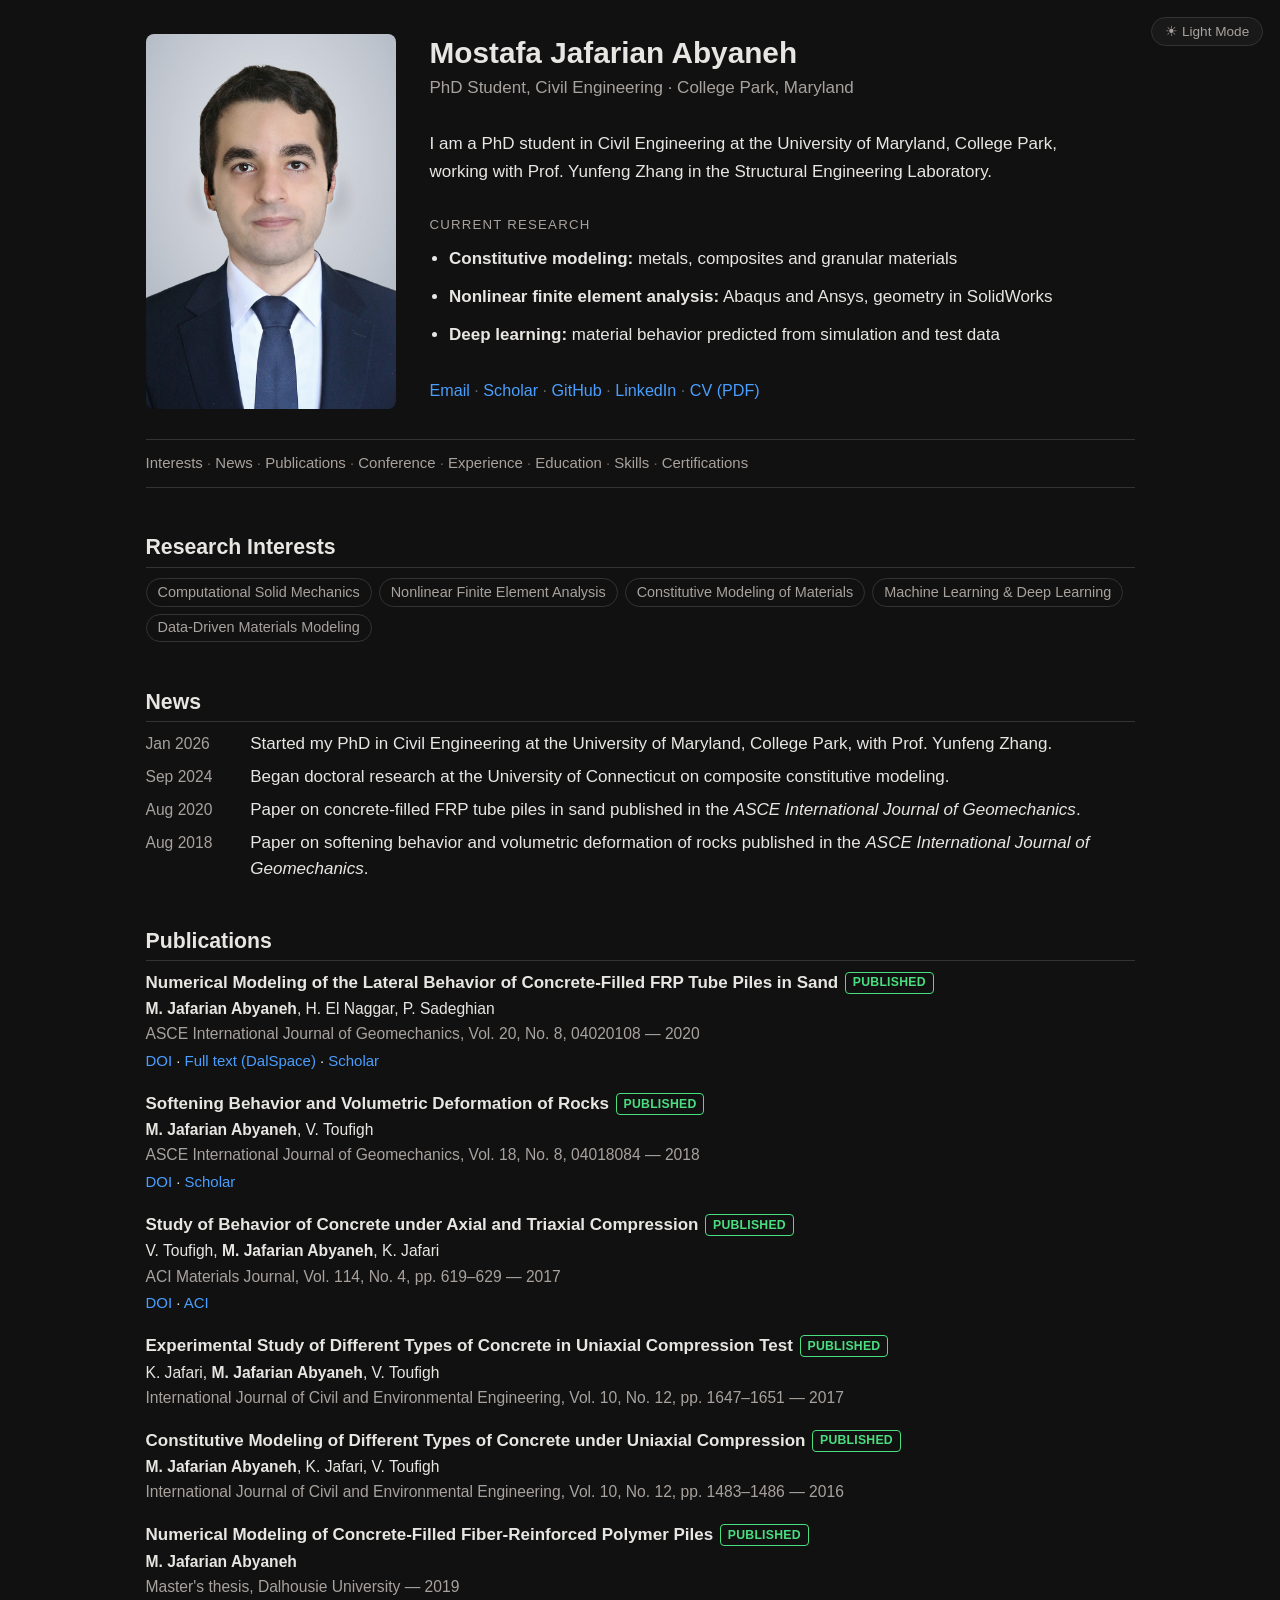
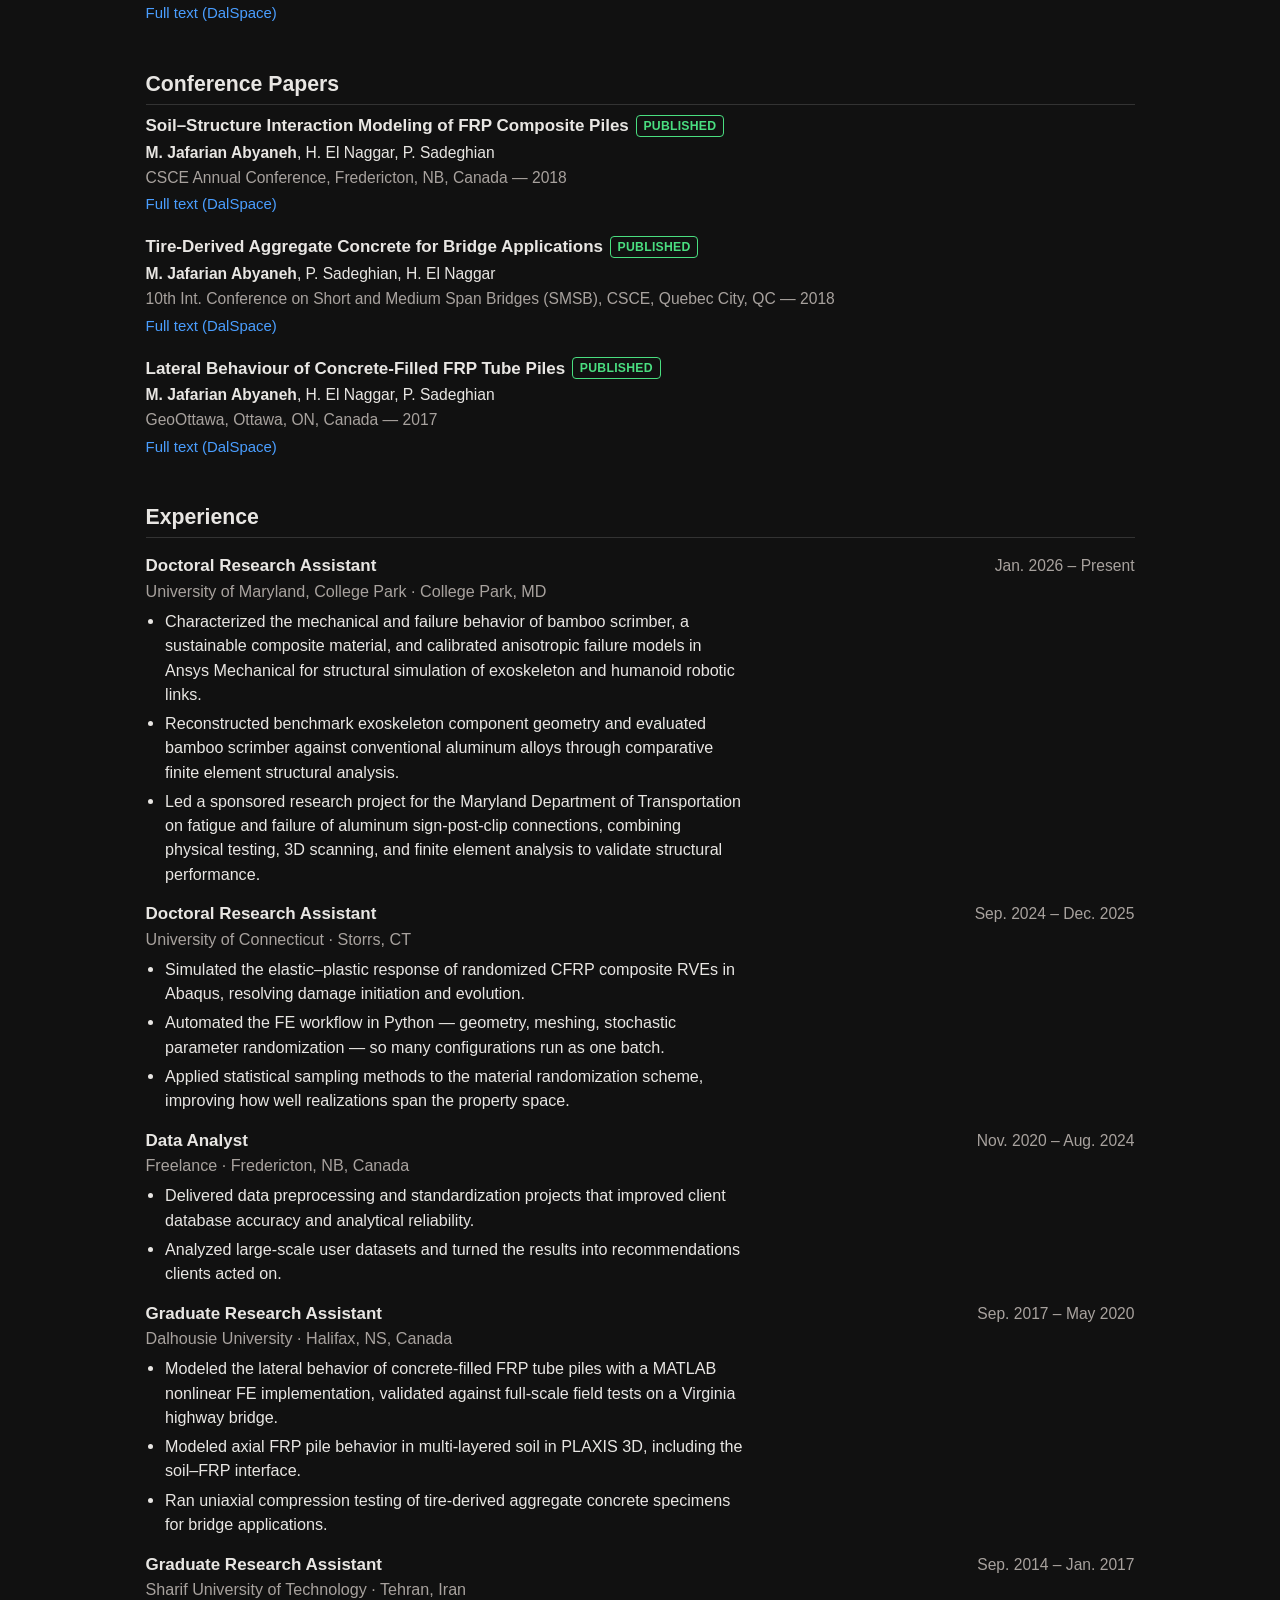
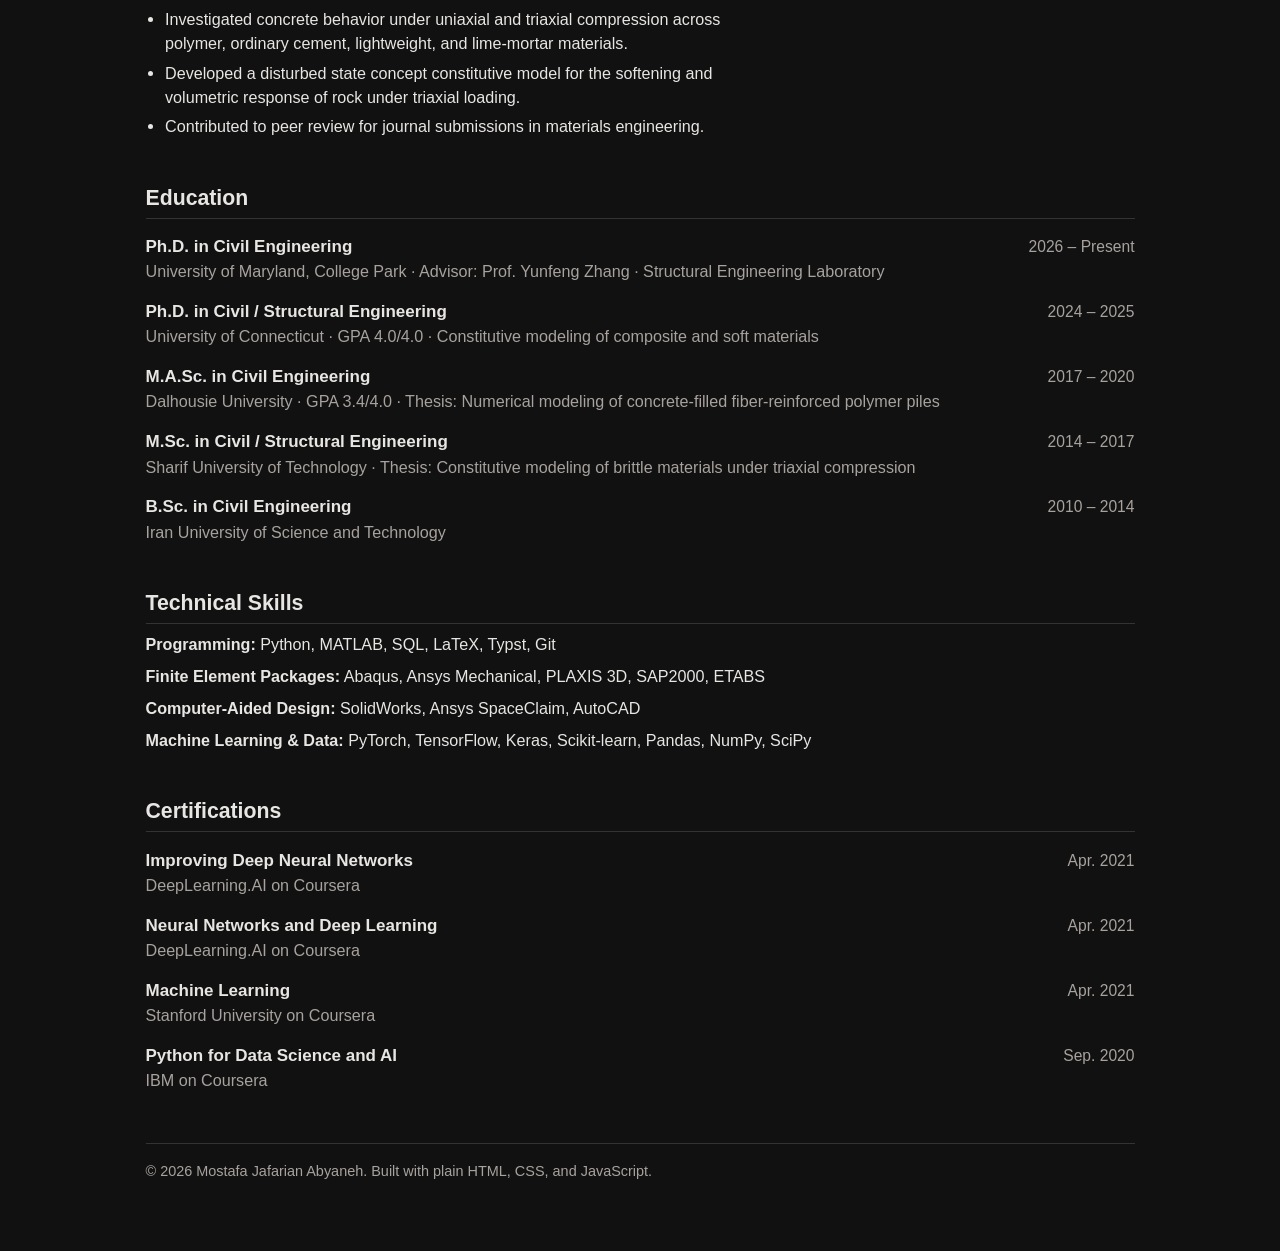
<file: index.html>
<!doctype html>
<html lang="en">
  <head>
    <meta charset="UTF-8" />
    <meta name="viewport" content="width=device-width, initial-scale=1.0" />

    <title>Mostafa Jafarian Abyaneh — PhD Student, Civil Engineering, University of Maryland</title>
    <meta name="description" content="I am a PhD student in Civil Engineering at the University of Maryland, College Park, working with Prof. Yunfeng Zhang in the Structural Engineering Laboratory." />
    <meta name="author" content="Mostafa Jafarian Abyaneh" />
    <meta name="robots" content="index, follow, max-image-preview:large" />
    <link rel="canonical" href="https://mostafa-aby.github.io/" />
    <meta name="google-site-verification" content="9kJ1f3rlbHIawG54Ox-4wJyTbSjuPdr8UbL9Itcdh6A" />


    <meta property="og:type" content="website" />
    <meta property="og:site_name" content="Mostafa Jafarian Abyaneh" />
    <meta property="og:title" content="Mostafa Jafarian Abyaneh — PhD Student, Civil Engineering, University of Maryland" />
    <meta property="og:description" content="I am a PhD student in Civil Engineering at the University of Maryland, College Park, working with Prof. Yunfeng Zhang in the Structural Engineering Laboratory." />
    <meta property="og:url" content="https://mostafa-aby.github.io/" />
    <meta property="og:image" content="https://mostafa-aby.github.io/assets/profile.jpg" />
    <meta name="twitter:card" content="summary" />
    <meta name="twitter:title" content="Mostafa Jafarian Abyaneh — PhD Student, Civil Engineering, University of Maryland" />
    <meta name="twitter:description" content="I am a PhD student in Civil Engineering at the University of Maryland, College Park, working with Prof. Yunfeng Zhang in the Structural Engineering Laboratory." />
    <meta name="twitter:image" content="https://mostafa-aby.github.io/assets/profile.jpg" />

    <!-- Favicon. Was an emoji data-URI (🏗️), which drew differently on every
         operating system, said "construction site" rather than computational
         mechanics, and left /favicon.ico returning 404. Now a real icon set:
         an M in the site's accent blue, as a PATH so no font is needed, plus
         .ico for browsers and crawlers that still ask for it by that name.
         Root-absolute paths: this is a user site served at the domain root. -->
    <link rel="icon" href="/favicon.svg" type="image/svg+xml" />
    <link rel="icon" href="/favicon.ico" sizes="32x32" />
    <link rel="apple-touch-icon" href="/apple-touch-icon.png" />
    <link rel="stylesheet" href="assets/style.css?v=3aa1cfcb" />

    <script type="application/ld+json">
{
  "@context": "https://schema.org",
  "@type": "Person",
  "name": "Mostafa Jafarian Abyaneh",
  "alternateName": [
    "Mostafa Jafarian Abyaneh",
    "M. Jafarian Abyaneh",
    "Mostafa J. Abyaneh",
    "M. J. Abyaneh",
    "Mostafa Jafarian"
  ],
  "url": "https://mostafa-aby.github.io/",
  "image": "https://mostafa-aby.github.io/assets/profile.jpg",
  "jobTitle": "PhD Student, Civil Engineering",
  "homeLocation": {
    "@type": "Place",
    "name": "College Park, Maryland"
  },
  "description": "I am a PhD student in Civil Engineering at the University of Maryland, College Park, working with Prof. Yunfeng Zhang in the Structural Engineering Laboratory.",
  "affiliation": {
    "@type": "CollegeOrUniversity",
    "name": "University of Maryland, College Park",
    "url": "https://www.umd.edu/"
  },
  "alumniOf": [
    {
      "@type": "CollegeOrUniversity",
      "name": "University of Connecticut"
    },
    {
      "@type": "CollegeOrUniversity",
      "name": "Dalhousie University"
    },
    {
      "@type": "CollegeOrUniversity",
      "name": "Sharif University of Technology"
    },
    {
      "@type": "CollegeOrUniversity",
      "name": "Iran University of Science and Technology"
    }
  ],
  "knowsAbout": [
    "Computational Solid Mechanics",
    "Nonlinear Finite Element Analysis",
    "Constitutive Modeling of Materials",
    "Machine Learning & Deep Learning",
    "Data-Driven Materials Modeling"
  ],
  "sameAs": [
    "https://scholar.google.com/citations?user=bxRWCD4AAAAJ&hl=en",
    "https://github.com/mostafa-aby",
    "https://linkedin.com/in/mostafa-aby"
  ]
}
    </script>

    <script>
      // Apply the saved theme before first paint, so the page never flashes.
      (function () {
        try {
          var t = localStorage.getItem("theme");
          if (t === "light" || t === "dark")
            document.documentElement.setAttribute("data-theme", t);
        } catch (e) {}
      })();
    </script>
  </head>

  <body>
    <button id="theme-toggle" type="button">
      <span class="when-dark">&#9728;&#65038; Light Mode</span>
      <span class="when-light">&#9789; Dark Mode</span>
    </button>
    <main class="container">

    <header class="masthead">
      <img class="avatar" src="assets/profile.jpg" alt="Mostafa Jafarian Abyaneh" width="250" height="375">
      <div class="identity">
        <h1>Mostafa Jafarian Abyaneh</h1>
        <div class="subtitle">PhD Student, Civil Engineering <span class="sep">&middot;</span> College Park, Maryland</div>
        <p>I am a PhD student in Civil Engineering at the
        University of Maryland, College Park, working with
        Prof. Yunfeng Zhang
        in the Structural Engineering Laboratory.</p>
        
        <div class="lede-title">Current research</div>
        <ul class="lede-points"><li><strong>Constitutive modeling:</strong> metals, composites and granular materials</li><li><strong>Nonlinear finite element analysis:</strong> Abaqus and Ansys, geometry in SolidWorks</li><li><strong>Deep learning:</strong> material behavior predicted from simulation and test data</li></ul>
        <div class="linkrow"><a href="mailto:mjafaria@umd.edu">Email</a><span class="sep"> &middot; </span><a href="https://scholar.google.com/citations?user=bxRWCD4AAAAJ&hl=en" target="_blank" rel="noopener noreferrer">Scholar</a><span class="sep"> &middot; </span><a href="https://github.com/mostafa-aby" target="_blank" rel="noopener noreferrer">GitHub</a><span class="sep"> &middot; </span><a href="https://linkedin.com/in/mostafa-aby" target="_blank" rel="noopener noreferrer">LinkedIn</a><span class="sep"> &middot; </span><a href="assets/cv.pdf" target="_blank" rel="noopener noreferrer">CV (PDF)</a></div>
      </div>
    </header>
<nav class="sectionnav" aria-label="Sections"><a href="#interests">Interests</a><span class="sep"> &middot; </span><a href="#news">News</a><span class="sep"> &middot; </span><a href="#publications">Publications</a><span class="sep"> &middot; </span><a href="#conference">Conference</a><span class="sep"> &middot; </span><a href="#experience">Experience</a><span class="sep"> &middot; </span><a href="#education">Education</a><span class="sep"> &middot; </span><a href="#skills">Skills</a><span class="sep"> &middot; </span><a href="#certifications">Certifications</a></nav>
<section id="interests"><h2>Research Interests</h2><div class="tags"><span class="tag">Computational Solid Mechanics</span><span class="tag">Nonlinear Finite Element Analysis</span><span class="tag">Constitutive Modeling of Materials</span><span class="tag">Machine Learning &amp; Deep Learning</span><span class="tag">Data-Driven Materials Modeling</span></div></section>
<section id="news"><h2>News</h2><ul class="news"><li><span class="when">Jan 2026</span><span class="what">Started my PhD in Civil Engineering at the University of Maryland, College Park, with Prof. Yunfeng Zhang.</span></li><li><span class="when">Sep 2024</span><span class="what">Began doctoral research at the University of Connecticut on composite constitutive modeling.</span></li><li><span class="when">Aug 2020</span><span class="what">Paper on concrete-filled FRP tube piles in sand published in the <em>ASCE International Journal of Geomechanics</em>.</span></li><li><span class="when">Aug 2018</span><span class="what">Paper on softening behavior and volumetric deformation of rocks published in the <em>ASCE International Journal of Geomechanics</em>.</span></li></ul></section>
<section id="publications"><h2>Publications</h2><ul class="pubs">
        <li>
          <div class="pub-title"><a href="https://doi.org/10.1061/(ASCE)GM.1943-5622.0001725" target="_blank" rel="noopener noreferrer">Numerical Modeling of the Lateral Behavior of Concrete-Filled FRP Tube Piles in Sand</a><span class="badge badge-published">Published</span></div>
          <div class="pub-authors"><strong>M. Jafarian Abyaneh</strong>, H. El Naggar, P. Sadeghian</div>
          <div class="pub-venue">ASCE International Journal of Geomechanics, Vol. 20, No. 8, 04020108 — 2020</div>
          <div class="pub-links"><a href="https://doi.org/10.1061/(ASCE)GM.1943-5622.0001725" target="_blank" rel="noopener noreferrer">DOI</a><span class="sep"> &middot; </span><a href="https://hdl.handle.net/10222/79694" target="_blank" rel="noopener noreferrer">Full text (DalSpace)</a><span class="sep"> &middot; </span><a href="https://scholar.google.com/citations?user=bxRWCD4AAAAJ&hl=en" target="_blank" rel="noopener noreferrer">Scholar</a></div>
        </li>
        <li>
          <div class="pub-title"><a href="https://doi.org/10.1061/(ASCE)GM.1943-5622.0001200" target="_blank" rel="noopener noreferrer">Softening Behavior and Volumetric Deformation of Rocks</a><span class="badge badge-published">Published</span></div>
          <div class="pub-authors"><strong>M. Jafarian Abyaneh</strong>, V. Toufigh</div>
          <div class="pub-venue">ASCE International Journal of Geomechanics, Vol. 18, No. 8, 04018084 — 2018</div>
          <div class="pub-links"><a href="https://doi.org/10.1061/(ASCE)GM.1943-5622.0001200" target="_blank" rel="noopener noreferrer">DOI</a><span class="sep"> &middot; </span><a href="https://scholar.google.com/citations?user=bxRWCD4AAAAJ&hl=en" target="_blank" rel="noopener noreferrer">Scholar</a></div>
        </li>
        <li>
          <div class="pub-title"><a href="https://doi.org/10.14359/51689716" target="_blank" rel="noopener noreferrer">Study of Behavior of Concrete under Axial and Triaxial Compression</a><span class="badge badge-published">Published</span></div>
          <div class="pub-authors">V. Toufigh, <strong>M. Jafarian Abyaneh</strong>, K. Jafari</div>
          <div class="pub-venue">ACI Materials Journal, Vol. 114, No. 4, pp. 619–629 — 2017</div>
          <div class="pub-links"><a href="https://doi.org/10.14359/51689716" target="_blank" rel="noopener noreferrer">DOI</a><span class="sep"> &middot; </span><a href="https://www.concrete.org/publications/internationalconcreteabstractsportal.aspx?m=details&i=51689716" target="_blank" rel="noopener noreferrer">ACI</a></div>
        </li>
        <li>
          <div class="pub-title">Experimental Study of Different Types of Concrete in Uniaxial Compression Test<span class="badge badge-published">Published</span></div>
          <div class="pub-authors">K. Jafari, <strong>M. Jafarian Abyaneh</strong>, V. Toufigh</div>
          <div class="pub-venue">International Journal of Civil and Environmental Engineering, Vol. 10, No. 12, pp. 1647–1651 — 2017</div>
          
        </li>
        <li>
          <div class="pub-title">Constitutive Modeling of Different Types of Concrete under Uniaxial Compression<span class="badge badge-published">Published</span></div>
          <div class="pub-authors"><strong>M. Jafarian Abyaneh</strong>, K. Jafari, V. Toufigh</div>
          <div class="pub-venue">International Journal of Civil and Environmental Engineering, Vol. 10, No. 12, pp. 1483–1486 — 2016</div>
          
        </li>
        <li>
          <div class="pub-title"><a href="https://hdl.handle.net/10222/76578" target="_blank" rel="noopener noreferrer">Numerical Modeling of Concrete-Filled Fiber-Reinforced Polymer Piles</a><span class="badge badge-published">Published</span></div>
          <div class="pub-authors"><strong>M. Jafarian Abyaneh</strong></div>
          <div class="pub-venue">Master's thesis, Dalhousie University — 2019</div>
          <div class="pub-links"><a href="https://hdl.handle.net/10222/76578" target="_blank" rel="noopener noreferrer">Full text (DalSpace)</a></div>
        </li></ul></section>
<section id="conference"><h2>Conference Papers</h2><ul class="pubs">
        <li>
          <div class="pub-title"><a href="https://hdl.handle.net/10222/74111" target="_blank" rel="noopener noreferrer">Soil–Structure Interaction Modeling of FRP Composite Piles</a><span class="badge badge-published">Published</span></div>
          <div class="pub-authors"><strong>M. Jafarian Abyaneh</strong>, H. El Naggar, P. Sadeghian</div>
          <div class="pub-venue">CSCE Annual Conference, Fredericton, NB, Canada — 2018</div>
          <div class="pub-links"><a href="https://hdl.handle.net/10222/74111" target="_blank" rel="noopener noreferrer">Full text (DalSpace)</a></div>
        </li>
        <li>
          <div class="pub-title"><a href="https://hdl.handle.net/10222/74116" target="_blank" rel="noopener noreferrer">Tire-Derived Aggregate Concrete for Bridge Applications</a><span class="badge badge-published">Published</span></div>
          <div class="pub-authors"><strong>M. Jafarian Abyaneh</strong>, P. Sadeghian, H. El Naggar</div>
          <div class="pub-venue">10th Int. Conference on Short and Medium Span Bridges (SMSB), CSCE, Quebec City, QC — 2018</div>
          <div class="pub-links"><a href="https://hdl.handle.net/10222/74116" target="_blank" rel="noopener noreferrer">Full text (DalSpace)</a></div>
        </li>
        <li>
          <div class="pub-title"><a href="https://hdl.handle.net/10222/73400" target="_blank" rel="noopener noreferrer">Lateral Behaviour of Concrete-Filled FRP Tube Piles</a><span class="badge badge-published">Published</span></div>
          <div class="pub-authors"><strong>M. Jafarian Abyaneh</strong>, H. El Naggar, P. Sadeghian</div>
          <div class="pub-venue">GeoOttawa, Ottawa, ON, Canada — 2017</div>
          <div class="pub-links"><a href="https://hdl.handle.net/10222/73400" target="_blank" rel="noopener noreferrer">Full text (DalSpace)</a></div>
        </li></ul></section>
<section id="experience"><h2>Experience</h2>
      <div class="entry">
        <div class="entry-head">
          <span class="entry-role">Doctoral Research Assistant</span>
          <span class="entry-when">Jan. 2026 – Present</span>
        </div>
        <div class="entry-org">University of Maryland, College Park &middot; College Park, MD</div>
        <ul><li>Characterized the mechanical and failure behavior of bamboo scrimber, a sustainable composite material, and calibrated anisotropic failure models in Ansys Mechanical for structural simulation of exoskeleton and humanoid robotic links.</li><li>Reconstructed benchmark exoskeleton component geometry and evaluated bamboo scrimber against conventional aluminum alloys through comparative finite element structural analysis.</li><li>Led a sponsored research project for the Maryland Department of Transportation on fatigue and failure of aluminum sign-post-clip connections, combining physical testing, 3D scanning, and finite element analysis to validate structural performance.</li></ul>
      </div>
      <div class="entry">
        <div class="entry-head">
          <span class="entry-role">Doctoral Research Assistant</span>
          <span class="entry-when">Sep. 2024 – Dec. 2025</span>
        </div>
        <div class="entry-org">University of Connecticut &middot; Storrs, CT</div>
        <ul><li>Simulated the elastic–plastic response of randomized CFRP composite RVEs in Abaqus, resolving damage initiation and evolution.</li><li>Automated the FE workflow in Python — geometry, meshing, stochastic parameter randomization — so many configurations run as one batch.</li><li>Applied statistical sampling methods to the material randomization scheme, improving how well realizations span the property space.</li></ul>
      </div>
      <div class="entry">
        <div class="entry-head">
          <span class="entry-role">Data Analyst</span>
          <span class="entry-when">Nov. 2020 – Aug. 2024</span>
        </div>
        <div class="entry-org">Freelance &middot; Fredericton, NB, Canada</div>
        <ul><li>Delivered data preprocessing and standardization projects that improved client database accuracy and analytical reliability.</li><li>Analyzed large-scale user datasets and turned the results into recommendations clients acted on.</li></ul>
      </div>
      <div class="entry">
        <div class="entry-head">
          <span class="entry-role">Graduate Research Assistant</span>
          <span class="entry-when">Sep. 2017 – May 2020</span>
        </div>
        <div class="entry-org">Dalhousie University &middot; Halifax, NS, Canada</div>
        <ul><li>Modeled the lateral behavior of concrete-filled FRP tube piles with a MATLAB nonlinear FE implementation, validated against full-scale field tests on a Virginia highway bridge.</li><li>Modeled axial FRP pile behavior in multi-layered soil in PLAXIS 3D, including the soil–FRP interface.</li><li>Ran uniaxial compression testing of tire-derived aggregate concrete specimens for bridge applications.</li></ul>
      </div>
      <div class="entry">
        <div class="entry-head">
          <span class="entry-role">Graduate Research Assistant</span>
          <span class="entry-when">Sep. 2014 – Jan. 2017</span>
        </div>
        <div class="entry-org">Sharif University of Technology &middot; Tehran, Iran</div>
        <ul><li>Investigated concrete behavior under uniaxial and triaxial compression across polymer, ordinary cement, lightweight, and lime-mortar materials.</li><li>Developed a disturbed state concept constitutive model for the softening and volumetric response of rock under triaxial loading.</li><li>Contributed to peer review for journal submissions in materials engineering.</li></ul>
      </div></section>
<section id="education"><h2>Education</h2>
      <div class="entry">
        <div class="entry-head">
          <span class="entry-role">Ph.D. in Civil Engineering</span>
          <span class="entry-when">2026 – Present</span>
        </div>
        <div class="entry-org">University of Maryland, College Park &middot; Advisor: Prof. Yunfeng Zhang · Structural Engineering Laboratory</div>
      </div>
      <div class="entry">
        <div class="entry-head">
          <span class="entry-role">Ph.D. in Civil / Structural Engineering</span>
          <span class="entry-when">2024 – 2025</span>
        </div>
        <div class="entry-org">University of Connecticut &middot; GPA 4.0/4.0 · Constitutive modeling of composite and soft materials</div>
      </div>
      <div class="entry">
        <div class="entry-head">
          <span class="entry-role">M.A.Sc. in Civil Engineering</span>
          <span class="entry-when">2017 – 2020</span>
        </div>
        <div class="entry-org">Dalhousie University &middot; GPA 3.4/4.0 · Thesis: Numerical modeling of concrete-filled fiber-reinforced polymer piles</div>
      </div>
      <div class="entry">
        <div class="entry-head">
          <span class="entry-role">M.Sc. in Civil / Structural Engineering</span>
          <span class="entry-when">2014 – 2017</span>
        </div>
        <div class="entry-org">Sharif University of Technology &middot; Thesis: Constitutive modeling of brittle materials under triaxial compression</div>
      </div>
      <div class="entry">
        <div class="entry-head">
          <span class="entry-role">B.Sc. in Civil Engineering</span>
          <span class="entry-when">2010 – 2014</span>
        </div>
        <div class="entry-org">Iran University of Science and Technology</div>
      </div></section>
<section id="skills"><h2>Technical Skills</h2><div class="skill-row"><span class="skill-group">Programming:</span> Python, MATLAB, SQL, LaTeX, Typst, Git</div><div class="skill-row"><span class="skill-group">Finite Element Packages:</span> Abaqus, Ansys Mechanical, PLAXIS 3D, SAP2000, ETABS</div><div class="skill-row"><span class="skill-group">Computer-Aided Design:</span> SolidWorks, Ansys SpaceClaim, AutoCAD</div><div class="skill-row"><span class="skill-group">Machine Learning &amp; Data:</span> PyTorch, TensorFlow, Keras, Scikit-learn, Pandas, NumPy, SciPy</div></section>
<section id="certifications"><h2>Certifications</h2>
      <div class="entry">
        <div class="entry-head">
          <span class="entry-role">Improving Deep Neural Networks</span>
          <span class="entry-when">Apr. 2021</span>
        </div>
        <div class="entry-org">DeepLearning.AI on Coursera</div>
      </div>
      <div class="entry">
        <div class="entry-head">
          <span class="entry-role">Neural Networks and Deep Learning</span>
          <span class="entry-when">Apr. 2021</span>
        </div>
        <div class="entry-org">DeepLearning.AI on Coursera</div>
      </div>
      <div class="entry">
        <div class="entry-head">
          <span class="entry-role">Machine Learning</span>
          <span class="entry-when">Apr. 2021</span>
        </div>
        <div class="entry-org">Stanford University on Coursera</div>
      </div>
      <div class="entry">
        <div class="entry-head">
          <span class="entry-role">Python for Data Science and AI</span>
          <span class="entry-when">Sep. 2020</span>
        </div>
        <div class="entry-org">IBM on Coursera</div>
      </div></section>
<footer>&copy; 2026 Mostafa Jafarian Abyaneh. Built with plain HTML, CSS, and JavaScript.</footer>
    </main>
    <script src="assets/site.js?v=24590b5b"></script>
  </body>
</html>
</file>
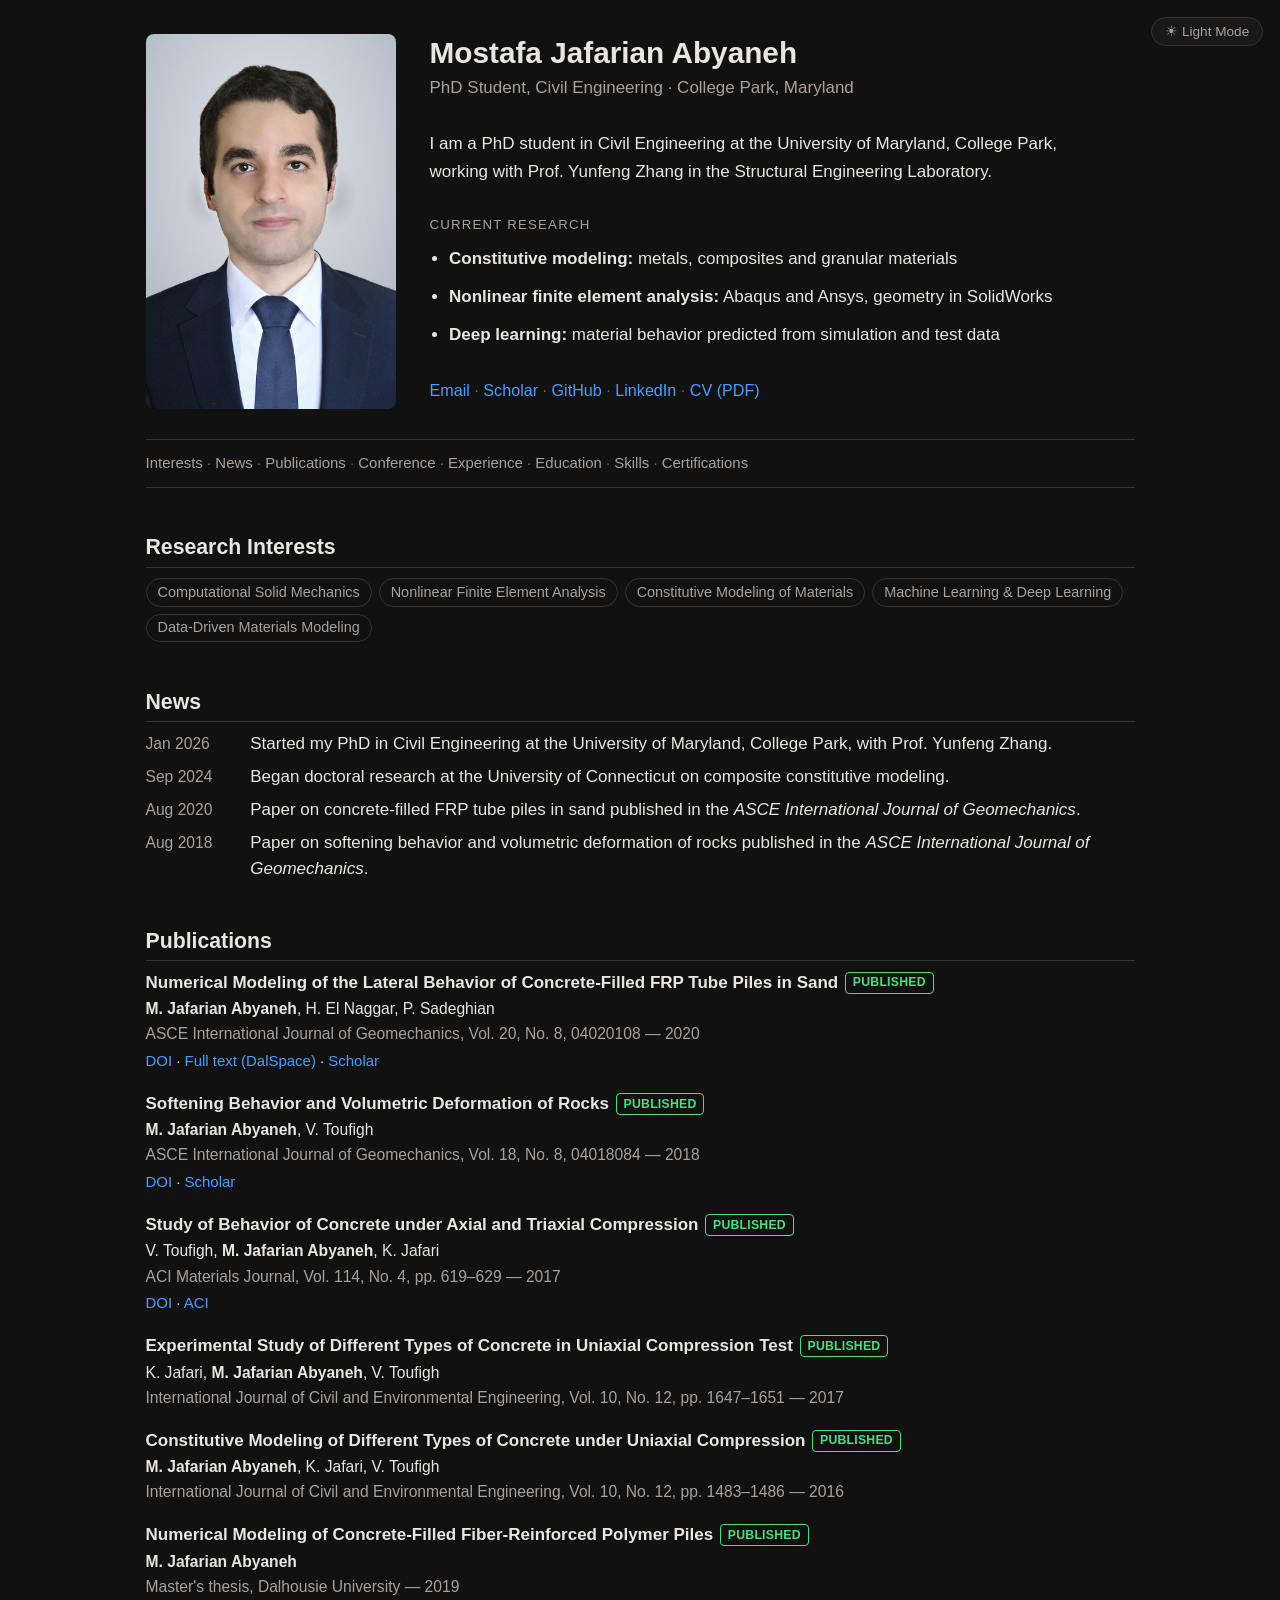
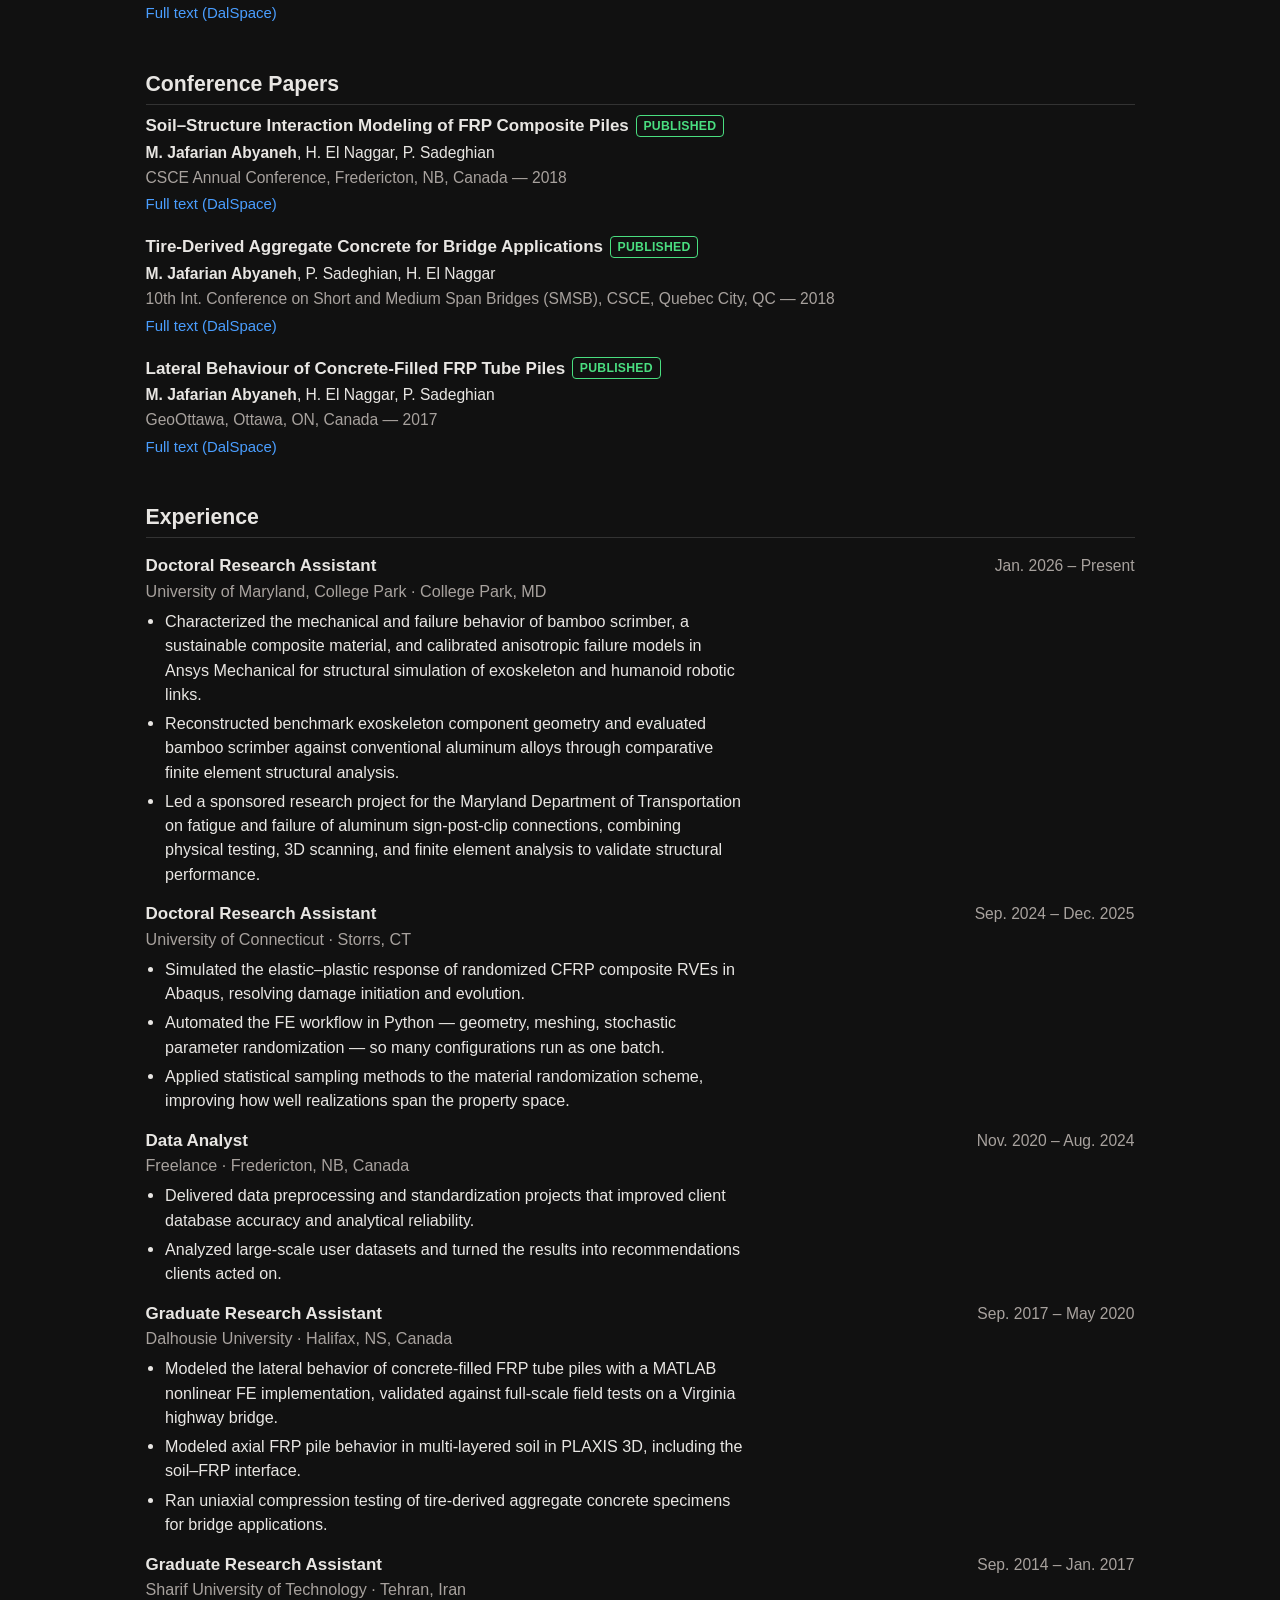
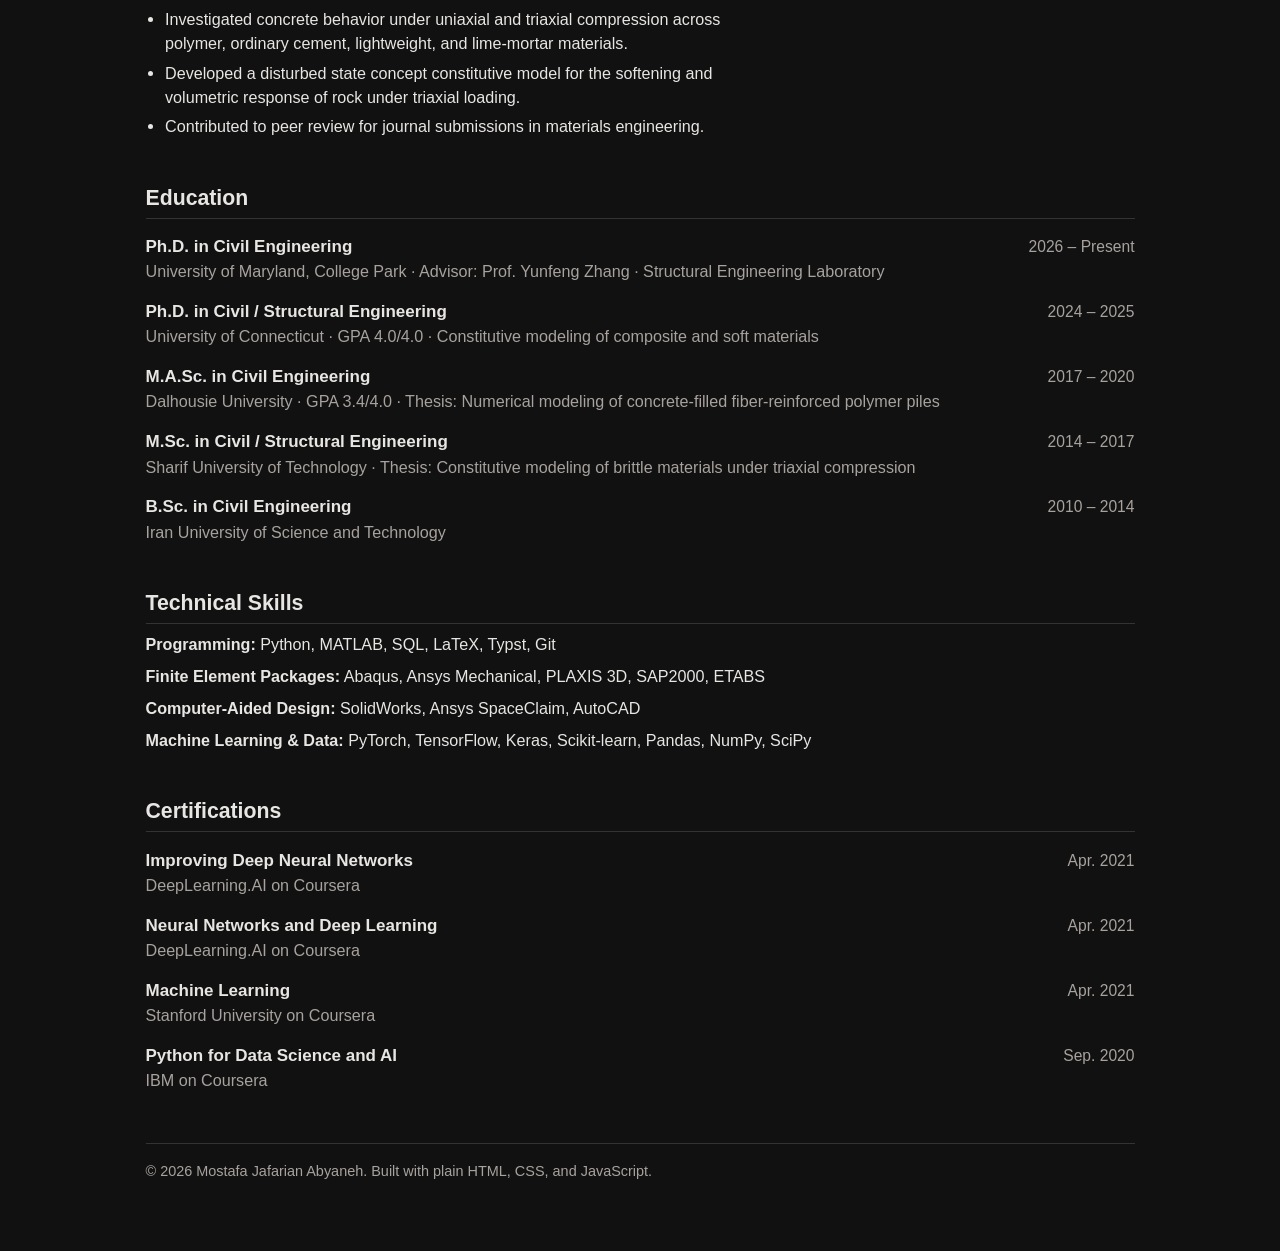
<file: cv/index.html>
<!doctype html>
<html lang="en">
  <head>
    <meta charset="UTF-8" />
    <title>CV - Mostafa Jafarian Abyaneh</title>
    <link rel="canonical" href="https://mostafa-aby.github.io/" />
    <meta name="robots" content="noindex, follow" />
    <meta http-equiv="refresh" content="0; url=https://mostafa-aby.github.io/" />
  </head>
  <body>
    <p>The CV now lives on the <a href="https://mostafa-aby.github.io/">home page</a>.</p>
  </body>
</html>
</file>
<file: assets/style.css>
/* ============================================================
   Palette. Change the accent in one place: --link.
   ============================================================ */
/* Dark is the default for everyone. The toggle switches to light and the
   choice is remembered.

   To follow the visitor's OS setting instead, wrap the light block below in
   @media (prefers-color-scheme: light) and change its selector to
   :root:not([data-theme="dark"]). */
:root {
  --bg:      #111111;
  --text:    #e8e6e3;
  --muted:   #a8a29e;
  --rule:    #333333;
  --link:    #4a9eff;
  --sep:     #666666;
  --card:    #191919;

  color-scheme: dark;
  font-synthesis: none;
  text-rendering: optimizeLegibility;
  -webkit-font-smoothing: antialiased;
  -moz-osx-font-smoothing: grayscale;
  font-family: -apple-system, BlinkMacSystemFont, "Segoe UI", Helvetica, Arial, sans-serif;
  font-size: 17px;
  font-weight: 400;
  line-height: 1.5;
}

/* Light, applied only when the visitor picks it.
   Contrast against #ffffff, WCAG AA needs 4.5:1 for body text:
     text  #1c1917  16.9:1   muted #6b6560  5.3:1   link #1a56c4  6.4:1  */
:root[data-theme="light"] {
  --bg:      #ffffff;
  --text:    #1c1917;
  --muted:   #6b6560;
  --rule:    #e4e2df;
  --link:    #1a56c4;
  --sep:     #a8a29e;
  --card:    #f7f6f4;
  color-scheme: light;
}

* { box-sizing: border-box; }

html, body { width: 100%; }

body {
  margin: 0;
  color: var(--text);
  background-color: var(--bg);
  transition: background-color .15s ease, color .15s ease;
}

/* The page column. 1040px, not the full window: on a 1800px monitor an
   uncapped line of 17px text runs past 200 characters, and the eye loses its
   place returning to the start of the next line. The margins are not waste,
   they are what keeps the measure readable. 1040 is as wide as this layout
   goes before the entry rows (role left, dates right) pull too far apart. */
.container {
  max-width: 1040px;
  width: 100%;
  margin: 0 auto;
  padding: 2rem 1.5rem 4rem;
}

/* Reading measure. The page column is right for STRUCTURE — publication
   entries, news with its date gutter, roles with right-aligned dates, all of
   which want room. Running PROSE does not: at 17px the full column is ~120
   characters and comfortable prose is 65–75. So prose gets its own narrower
   measure while the page keeps its width. */
:root { --measure: 34rem; }   /* rem, so it is the same width everywhere */

.abstract p,
.entry ul li,
section > ul:not(.pubs):not(.news):not(.repos) li {
  max-width: var(--measure);
}

/* A skills row is NOT prose. It is a labelled, comma-separated list that gets
   scanned, not read line by line, so the 65–75 character rule does not apply —
   and capping it made lines wrap in the middle with half the column standing
   empty beside them. It runs the full width like the headings above it. */
.skill-row { max-width: none; }

/* ---------- Typography ---------- */
a { color: var(--link); text-decoration: none; }
a:hover { text-decoration: underline; }

h1, h2, h3, h4 { color: var(--text); font-weight: 700; }

h2 {
  font-size: 1.25rem;
  border-bottom: 1px solid var(--rule);
  margin-top: 2.6rem;
  margin-bottom: .5rem;
  padding-bottom: 3px;
}

p { margin: .4rem 0; }

.muted { color: var(--muted); }

/* ---------- Header ---------- */
header.masthead {
  display: flex;
  gap: 2rem;
  align-items: flex-start;
  flex-wrap: wrap;
}

header.masthead img.avatar {
  width: 250px;
  height: 375px;         /* 2:3, the source photo's own ratio */
  object-fit: cover;
  /* The source is composed at 2:3 and the box is 2:3, so cover shows the whole
     frame and centre is centre. The old 22% existed only to pull a badly
     framed photo up; it would now crop the top of the head. */
  object-position: 50% 50%;
  border-radius: 8px;
  flex-shrink: 0;
}

header.masthead .identity { flex: 1 1 300px; }

/* The bio is prose and obeys the prose rule, a little wider than the body
   measure because it sits beside the photo rather than under a heading. Left
   uncapped it would run the ~87 characters the wider column allows. Widened
   from 36rem to 38rem so the longest masthead bullet holds one line.
   The two paragraphs get roughly double the page's default gap, and a little
   extra leading: this is the block every visitor reads first, and air between
   the lines is what keeps it from reading as a wall. */
/* RULE for every gap in this block: the space BETWEEN two blocks must beat the
   space between lines INSIDE one, or the reader cannot tell where a block ends.
   Line spacing here is 1.62 x 16px, about 26px, so block margins are 1.75rem
   (28px). They were .85rem (14px) — half the line gap — and the masthead read as
   one undifferentiated mass. Raise the line-height and these must follow. */
header.masthead .identity p {
  max-width: 38rem;
  margin: 1.75rem 0;
  line-height: 1.62;
}

/* The masthead bullets take the same measure and the same leading as the prose
   above them. Tightening a list because "it is only bullets" is how the top of
   a page turns back into the wall the paragraph rule above just prevented. */
/* A title belongs to what follows it. So: the full 1.75rem gap ABOVE, separating
   it from the bio, and a small one BELOW, binding it to its own bullets. Equal
   gaps on both sides would leave it floating between two blocks, claimed by
   neither. The rule below removes the list's own top margin so this holds. */
/* Deliberately NOT bold. The three bullets below open with bold labels, and a
   bold heading over bold labels is four bold things with no hierarchy — the eye
   cannot tell the header from its contents. So this is set apart by KIND, not
   weight: muted, smaller, letter-spaced caps. If the labels ever lose their
   bold, this can take it back. */
header.masthead .identity .lede-title {
  margin: 1.75rem 0 .55rem;
  font-weight: 400;
  font-size: .78rem;
  letter-spacing: .09em;
  text-transform: uppercase;
  color: var(--muted);
}
header.masthead .identity .lede-title + ul.lede-points { margin-top: 0; }

header.masthead .identity ul.lede-points {
  max-width: 38rem;
  margin: 1.75rem 0;
  padding-left: 1.15rem;
  line-height: 1.62;
}
/* Bullets sit closer to each other (.6rem) than the list does to its neighbours
   (1.75rem). That difference is what makes them read as one group of three
   rather than three loose lines. */
header.masthead .identity ul.lede-points li { margin: .6rem 0; }

header.masthead h1 {
  margin: 0 0 4px 0;
  font-size: 1.75rem;
  line-height: 1.25;
}

.subtitle { color: var(--muted); margin-bottom: .75rem; }

.linkrow { margin-top: .9rem; font-size: .95rem; }
.linkrow .sep { color: var(--sep); }

/* ---------- Section jump nav ----------
   Deliberately muted: this row is a map of the page, not part of the content.
   The masthead's links sit directly above it in the accent color, so two rows
   of dot-separated links never read as the same kind of thing. */
.sectionnav {
  margin-top: 1.75rem;
  padding: .55rem 0;
  border-top: 1px solid var(--rule);
  border-bottom: 1px solid var(--rule);
  font-size: .88rem;
  line-height: 1.9;
}
.sectionnav a { color: var(--muted); }
.sectionnav a:hover { color: var(--link); }
.sectionnav .sep { color: var(--sep); }

/* Jumping to a section should not park its heading flush against the edge. */
section[id] { scroll-margin-top: 1rem; }
html { scroll-behavior: smooth; }
@media (prefers-reduced-motion: reduce) { html { scroll-behavior: auto; } }

/* ---------- Theme toggle ----------
   The button carries BOTH labels; CSS shows whichever matches the current
   theme. That way the right words are on screen before any JavaScript runs,
   so the label can never flash the wrong state. The text names what you will
   GET if you click, not what you are looking at now. */
#theme-toggle {
  position: fixed;
  top: 1rem;
  right: 1rem;
  z-index: 10;
  display: inline-flex;
  align-items: center;
  gap: .4rem;
  padding: .4rem .75rem;
  border: 1px solid var(--rule);
  border-radius: 999px;
  background: var(--card);
  color: var(--muted);
  font-family: inherit;
  font-size: .8rem;
  font-weight: 500;
  line-height: 1;
  white-space: nowrap;
  cursor: pointer;
  transition: color .15s ease, border-color .15s ease, background-color .15s ease;
}
#theme-toggle:hover { color: var(--text); border-color: var(--sep); }
#theme-toggle:focus-visible { outline: 2px solid var(--link); outline-offset: 2px; }

/* Default (dark) shows the "go light" label; light shows the "go dark" one. */
#theme-toggle .when-light { display: none; }
:root[data-theme="light"] #theme-toggle .when-dark { display: none; }
:root[data-theme="light"] #theme-toggle .when-light { display: inline; }

/* ---------- Generic lists ---------- */
ul { padding-left: 1.15rem; margin: .5rem 0; }
li { margin: .3rem 0; }

ul.plain { list-style: none; padding-left: 0; }

/* ---------- Interests as inline tags ---------- */
.tags { display: flex; flex-wrap: wrap; gap: .4rem; margin-top: .6rem; }
.tag {
  font-size: .85rem;
  color: var(--muted);
  border: 1px solid var(--rule);
  border-radius: 999px;
  padding: .15rem .65rem;
}

/* ---------- Publications ---------- */
ul.pubs { list-style: none; padding-left: 0; }
ul.pubs > li { margin: 0 0 1.1rem 0; }

.pub-title { font-weight: 600; }
.pub-title a { color: var(--text); }
.pub-title a:hover { color: var(--link); text-decoration: none; }

.pub-authors { font-size: .92rem; margin-top: .1rem; }
.pub-venue { color: var(--muted); font-size: .92rem; margin-top: .1rem; }
.pub-links { font-size: .88rem; margin-top: .25rem; }

.badge {
  display: inline-block;
  font-size: .72rem;
  font-weight: 600;
  letter-spacing: .02em;
  text-transform: uppercase;
  border-radius: 4px;
  padding: .05rem .4rem;
  margin-left: .4rem;
  vertical-align: 1.5px;
  border: 1px solid currentColor;
}
/* Bright inks on the dark default. Contrast against #111:
   green 9.7:1, amber 11.4:1, blue 6.3:1 — all well past AA. */
.badge-published { color: #4ade80; }
.badge-review    { color: #fbbf24; }
.badge-revision  { color: #fbbf24; }
.badge-preprint  { color: #60a5fa; }
.badge-prep      { color: var(--muted); }

/* Deep inks on white. Contrast: green 4.9:1, amber 4.6:1, blue 6.9:1. */
:root[data-theme="light"] .badge-published { color: #15803d; }
:root[data-theme="light"] .badge-review    { color: #92620a; }
:root[data-theme="light"] .badge-revision  { color: #92620a; }
:root[data-theme="light"] .badge-preprint  { color: #1d4ed8; }

/* ---------- Selected research ----------
   The only section with pictures, so it gets the only card-ish treatment on
   the page: a figure, a paragraph at reading measure, and links. */
.project { margin: 1.5rem 0 2rem; }
.project:first-of-type { margin-top: .75rem; }

.project h3,
.tool h3 {
  font-size: 1.05rem;
  margin: 0 0 .6rem;
  line-height: 1.35;
}


figure.fig { margin: .9rem 0 .7rem; }
figure.fig img {
  display: block;
  width: 100%;
  height: auto;
  border: 1px solid var(--rule);
  border-radius: 6px;
  background: var(--card);
}
figure.fig figcaption {
  color: var(--muted);
  font-size: .85rem;
  line-height: 1.45;
  margin-top: .4rem;
}

/* The hook is the one line that has to land; the bullets carry the detail.
   Both stay at reading width — a bullet that wraps stops being scannable. */
.project .hook {
  font-size: 1.02rem;
  margin: 0 0 .5rem;
}
ul.points {
  margin: .35rem 0 .2rem;
  padding-left: 1.15rem;
}
ul.points li {
  font-size: .95rem;
  margin: .25rem 0;
}

/* Headline numbers for work whose figures are not public yet. Text tokens
   only — a number is not a data series and gets no colour of its own. */
.stats {
  display: flex;
  flex-wrap: wrap;
  gap: .5rem;
  margin: .8rem 0 .2rem;
}
.stat {
  flex: 1 1 9rem;
  border: 1px solid var(--rule);
  border-radius: 6px;
  background: var(--card);
  padding: .55rem .75rem;
}
.stat-value { font-size: 1.25rem; font-weight: 600; line-height: 1.2; }
.stat-label { color: var(--muted); font-size: .82rem; margin-top: .15rem; }

/* A hairline between research entries. Sections already announce themselves
   with a ruled h2 — a second rule between them would make the page look like a
   spreadsheet — but two projects in a row are long blocks with nothing between
   them but air, and that is where a reader loses the boundary. */
.project + .project {
  border-top: 1px solid var(--rule);
  padding-top: 1.6rem;
}

/* The featured tool: the video is the argument, the text is the caption. */
.tool { margin: .75rem 0 1.6rem; }
.tool-note { font-size: .95rem; margin: .1rem 0 .15rem; }
/* Same hairline logic as the research entries: two demo blocks in a row need a
   boundary, the first one does not. */
.tool + .tool,
/* and the plain repo list is a peer block, so it gets the same boundary */
.tool + ul.repos { border-top: 1px solid var(--rule); padding-top: 1.6rem; }
.tool .hook { margin: .2rem 0 .15rem; }
video.demo {
  display: block;
  width: 100%;
  height: auto;
  border: 1px solid var(--rule);
  border-radius: 6px;
  background: var(--card);
}

/* ---------- Code ---------- */
ul.repos { list-style: none; padding-left: 0; }
ul.repos > li { margin: 0 0 .9rem 0; }

/* ---------- News ---------- */
ul.news { list-style: none; padding-left: 0; }
ul.news li {
  display: flex;
  gap: .75rem;
  align-items: baseline;
  margin: .45rem 0;
}
ul.news .when { color: var(--muted); flex: 0 0 92px; font-size: .92rem; }
ul.news .what { flex: 1; }

/* ---------- Experience / Education ---------- */
.entry { margin: .9rem 0; }
.entry-head {
  display: flex;
  justify-content: space-between;
  gap: 1rem;
  flex-wrap: wrap;
  align-items: baseline;
}
.entry-role { font-weight: 600; }
.entry-when { color: var(--muted); font-size: .92rem; white-space: nowrap; }
.entry-org { color: var(--muted); font-size: .95rem; }
.entry ul { margin-top: .35rem; }
.entry ul li { font-size: .95rem; }

/* ---------- Skills ---------- */
.skill-row { margin: .45rem 0; font-size: .95rem; }
.skill-row .skill-group { font-weight: 600; }

/* ---------- Paper detail page ----------
   A paper page is one block of prose, so the WHOLE article shares the
   reading measure — title, authors, venue, links and abstract all end at
   the same right edge. Capping only the abstract made it look narrower
   than the heading above it. */
.paper { max-width: var(--measure); }
.paper-back { margin-bottom: 1.5rem; }
.paper h1 { font-size: 1.5rem; margin: 0 0 .35rem; }
.paper .abstract p { margin: .8rem 0; }
.abstract-source { font-size: .85rem; margin-top: 1.25rem; }

/* ---------- CV page ---------- */
.cvhead { margin-bottom: 1.25rem; }
.cvhead h1 { font-size: 1.6rem; margin: 0 0 .25rem; }
.cvhead .muted { font-size: .95rem; }

/* The hand-off at the foot of the homepage. It is the one link on the page
   that has to be found, so it gets a rule above it and no company. */
p.cta {
  margin-top: 2.5rem;
  padding-top: 1.1rem;
  border-top: 1px solid var(--rule);
  font-size: 1rem;
}

/* In the jump nav, the only link that leaves the page is the only coloured one. */
.sectionnav .navcv { color: var(--link); }

/* ---------- Footer ---------- */
footer {
  margin-top: 3rem;
  padding-top: 1rem;
  border-top: 1px solid var(--rule);
  color: var(--muted);
  font-size: .85rem;
}

/* ---------- Small screens ---------- */
@media (max-width: 560px) {
  :root { font-size: 16px; }
  .container { padding: 1.5rem 1.15rem 3rem; }
  header.masthead { gap: 1.25rem; }
  header.masthead img.avatar { width: 130px; height: 195px; }
  ul.news li { flex-direction: column; gap: .1rem; }
  ul.news .when { flex: none; }
  .entry-head { gap: .2rem; }
}

/* ---------- Print: give them a clean paper version ---------- */
@media print {
  #theme-toggle { display: none; }
  body { background: #fff; color: #000; }
  a { color: #000; }
}
</file>
